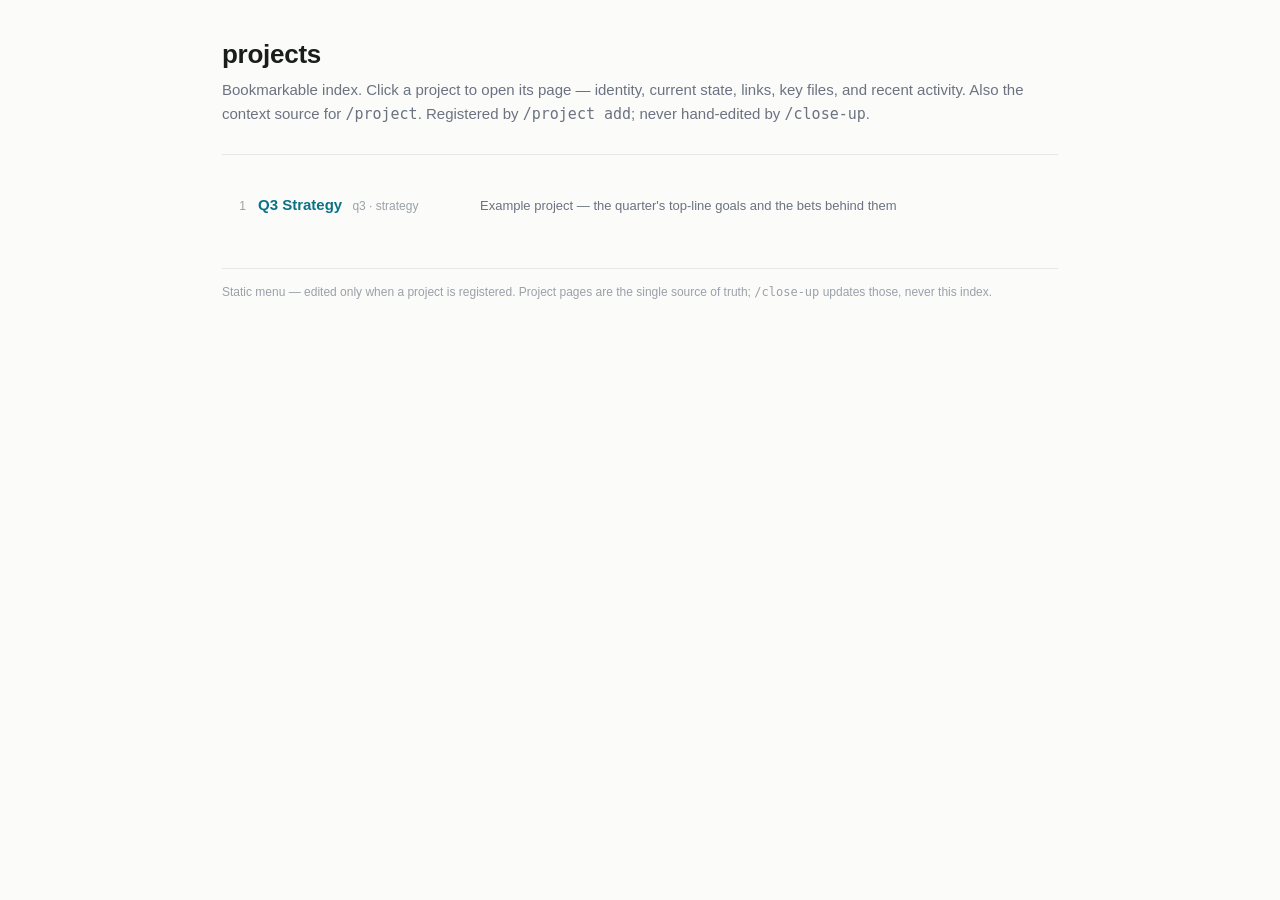
<file: projects/index.html>
<!doctype html>
<html lang="en">
<head>
<meta charset="utf-8">
<meta name="viewport" content="width=device-width, initial-scale=1">
<title>projects · index</title>
<link rel="stylesheet" href="_style.css">
</head>
<body>
<main class="wrap">

<header class="head">
  <h1>projects</h1>
  <p class="tag">Bookmarkable index. Click a project to open its page — identity, current state, links, key files, and recent activity. Also the context source for <span class="mono">/project</span>. Registered by <span class="mono">/project add</span>; never hand-edited by <span class="mono">/close-up</span>.</p>
</header>

<section>
  <ul class="plist">
    <!-- One <li> per project. /project add appends here. The example below ships with
         the seed to show the shape — replace it with your real projects. -->
    <li>
      <span class="id">1</span>
      <span class="nm"><a href="example-q3-strategy.html">Q3 Strategy</a> <span class="al">q3 · strategy</span></span>
      <span class="ds">Example project — the quarter's top-line goals and the bets behind them</span>
    </li>
  </ul>
</section>

<p class="foot">Static menu — edited only when a project is registered. Project pages are the single source of truth; <span class="mono">/close-up</span> updates those, never this index.</p>

</main>
</body>
</html>
</file>
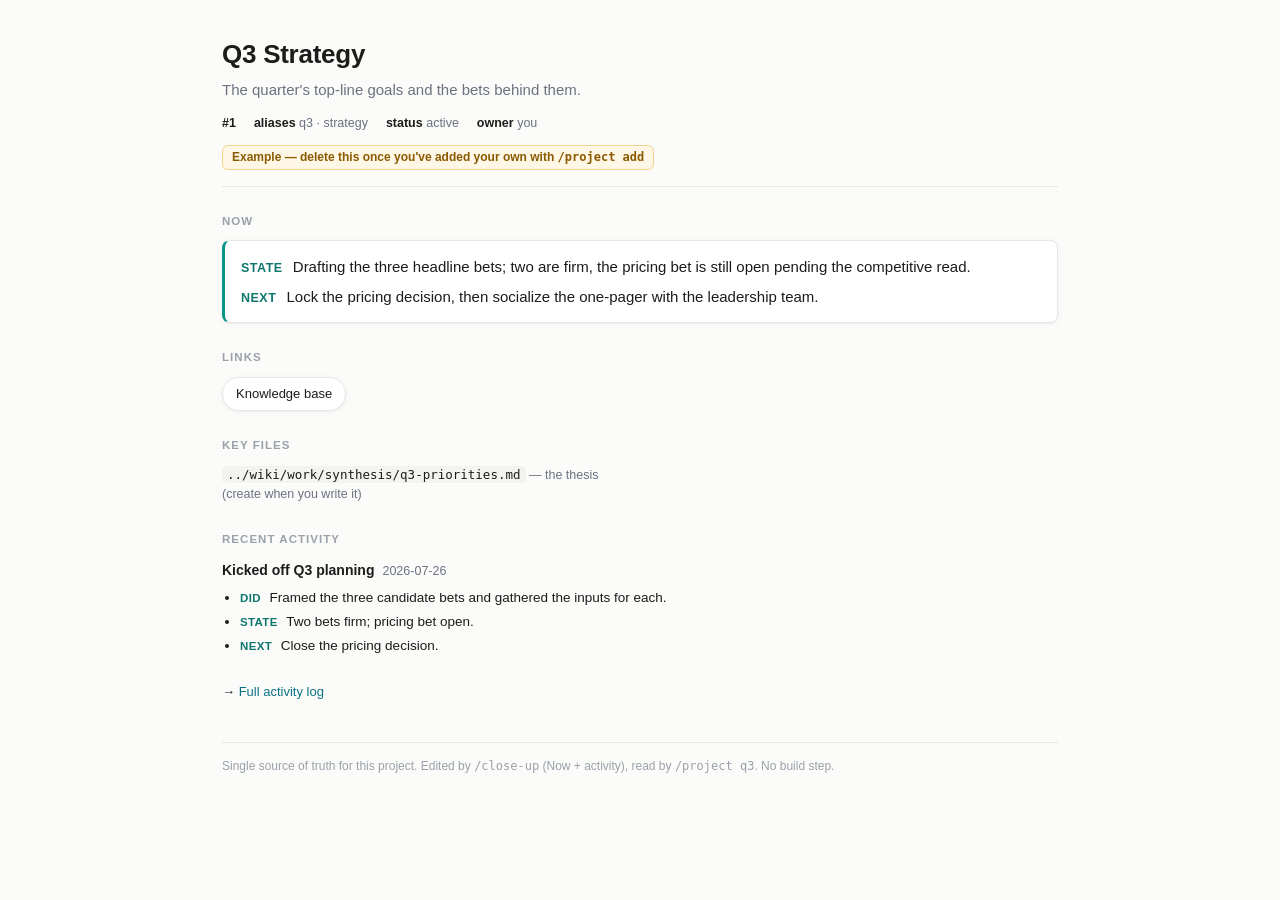
<file: projects/example-q3-strategy.html>
<!doctype html>
<!-- EXAMPLE / TUTORIAL — a non-code project, to show the template flexes for any
     domain. It ships with the seed so your dashboard isn't empty. Delete it once
     you've added your own project with `/project add`; nothing depends on it. -->
<html lang="en">
<head>
<meta charset="utf-8">
<meta name="viewport" content="width=device-width, initial-scale=1">
<title>Q3 Strategy · project</title>
<link rel="stylesheet" href="_style.css">
</head>
<body>
<main class="wrap">

<header class="head">
  <h1>Q3 Strategy</h1>
  <p class="tag">The quarter's top-line goals and the bets behind them.</p>
  <div class="meta">
    <span><b>#1</b></span>
    <span><b>aliases</b> q3 · strategy</span>
    <span><b>status</b> active</span>
    <span><b>owner</b> you</span>
  </div>
  <span class="badge">Example — delete this once you've added your own with <span class="mono">/project add</span></span>
</header>

<section class="now-sec">
  <h2 class="sec">Now</h2>
  <!-- now:start -->
  <div class="now">
    <p><span class="k">State</span> Drafting the three headline bets; two are firm, the pricing bet is still open pending the competitive read.</p>
    <p><span class="k">Next</span> Lock the pricing decision, then socialize the one-pager with the leadership team.</p>
  </div>
  <!-- now:end -->
</section>

<section>
  <h2 class="sec">Links</h2>
  <div class="links">
    <a href="../wiki/index.md">Knowledge base</a>
    <!-- links:end -->
  </div>
</section>

<section>
  <h2 class="sec">Key files</h2>
  <ul class="keyfiles">
    <li><code>../wiki/work/synthesis/q3-priorities.md</code> <span class="note">— the thesis (create when you write it)</span></li>
  </ul>
</section>

<section>
  <h2 class="sec">Recent activity</h2>
  <!-- activity:top -->
  <article class="act">
    <h3>Kicked off Q3 planning<span class="date">2026-07-26</span></h3>
    <ul>
      <li><span class="k">Did</span> Framed the three candidate bets and gathered the inputs for each.</li>
      <li><span class="k">State</span> Two bets firm; pricing bet open.</li>
      <li><span class="k">Next</span> Close the pricing decision.</li>
    </ul>
  </article>
  <!-- prime:stop -->
  <p class="archive-link">→ <a href="_activity/example-q3-strategy.html">Full activity log</a></p>
</section>

<p class="foot">Single source of truth for this project. Edited by <span class="mono">/close-up</span> (Now + activity), read by <span class="mono">/project q3</span>. No build step.</p>

</main>
</body>
</html>
</file>
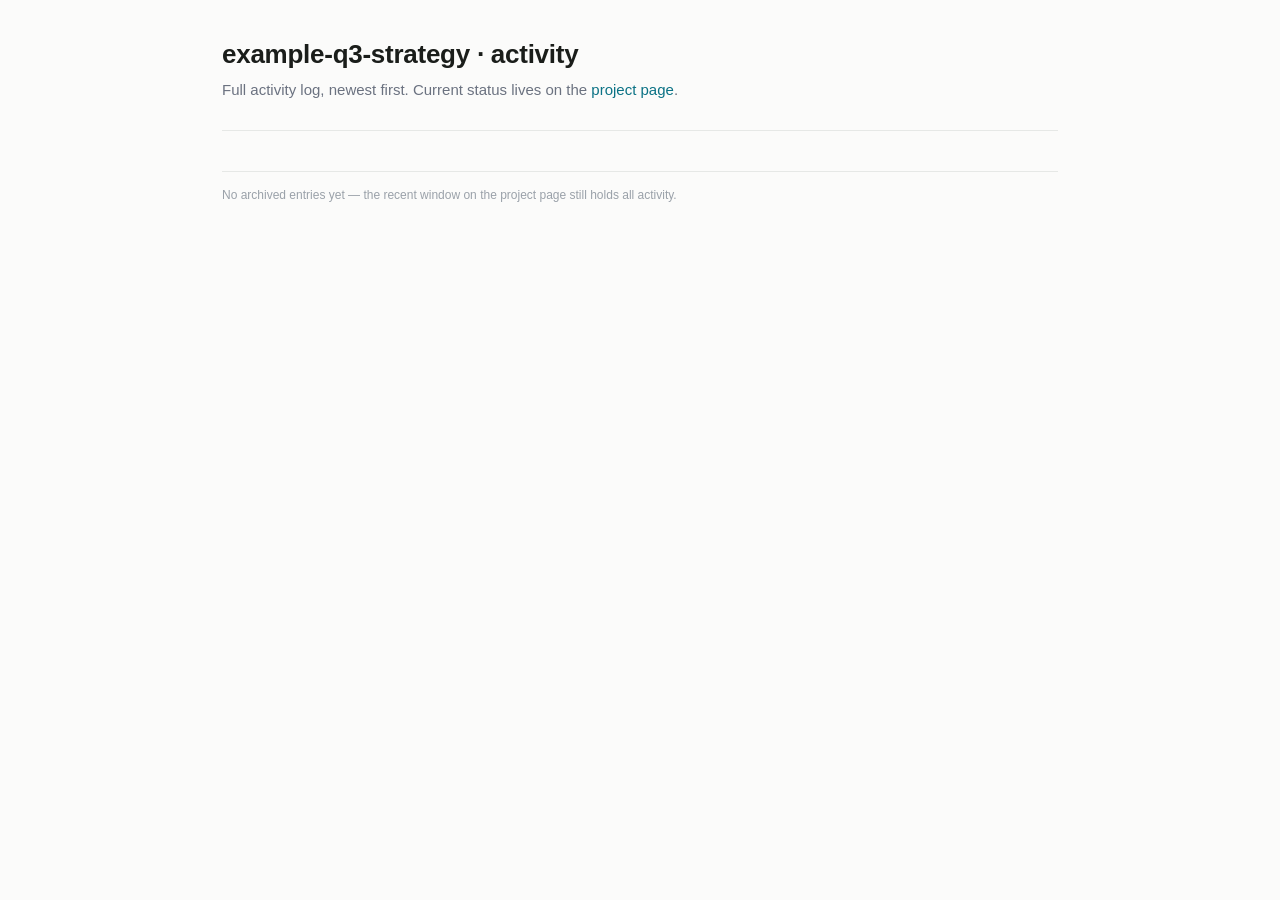
<file: projects/_activity/example-q3-strategy.html>
<!doctype html>
<html lang="en">
<head>
<meta charset="utf-8">
<meta name="viewport" content="width=device-width, initial-scale=1">
<title>example-q3-strategy · activity log</title>
<link rel="stylesheet" href="../_style.css">
</head>
<body>
<main class="wrap">

<header class="head">
  <h1>example-q3-strategy · activity</h1>
  <p class="tag">Full activity log, newest first. Current status lives on the <a href="../example-q3-strategy.html">project page</a>.</p>
</header>

<section>
  <!-- archive:top -->
  <!-- /close-up prepends here the entry it rolls off the project page's recent window -->
  <p class="foot">No archived entries yet — the recent window on the project page still holds all activity.</p>
</section>

</main>
</body>
</html>
</file>
<file: projects/_style.css>
/* Shared style for project pages + index. Single source of truth for look.
   No JS. Light + dark via prefers-color-scheme. Opened over file://.
   Customize the palette here (see the `dashboard` skill) — one edit reskins all. */

:root {
  --bg: #fbfbfa;
  --panel: #ffffff;
  --ink: #1a1d1a;
  --muted: #6b7280;
  --faint: #9aa1a9;
  --line: #e6e8e6;
  --accent: #0d9488;        /* teal — neutral default; change to taste */
  --accent-ink: #0f766e;
  --warn-bg: #fff7e6;
  --warn-ink: #8a5a00;
  --warn-line: #f0d48a;
  --code-bg: #f3f4f2;
  --link: #0b7285;
  --p1bg: #fdecec; --p1ink: #b42318;
  --p2bg: #eef3ff; --p2ink: #1d4ed8;
  --shadow: 0 1px 2px rgba(0,0,0,.04), 0 1px 8px rgba(0,0,0,.04);
}
@media (prefers-color-scheme: dark) {
  :root {
    --bg: #14171a;
    --panel: #1b1f23;
    --ink: #e7eaed;
    --muted: #9aa4ae;
    --faint: #6b7580;
    --line: #2a2f35;
    --accent: #2dd4bf;
    --accent-ink: #5eead4;
    --warn-bg: #2a230f;
    --warn-ink: #e7c069;
    --warn-line: #4d3f16;
    --code-bg: #23282d;
    --link: #5cc6dc;
    --p1bg: #3a1e1e; --p1ink: #f2a6a0;
    --p2bg: #1e2740; --p2ink: #9db8ff;
    --shadow: none;
  }
}

* { box-sizing: border-box; }
html { -webkit-text-size-adjust: 100%; }
body {
  margin: 0; background: var(--bg); color: var(--ink);
  font: 15px/1.55 -apple-system, BlinkMacSystemFont, "Segoe UI", Roboto, Helvetica, Arial, sans-serif;
}
.wrap { max-width: 880px; margin: 0 auto; padding: 34px 22px 80px; }
a { color: var(--link); text-decoration: none; }
a:hover { text-decoration: underline; }
code, pre, .mono { font-family: ui-monospace, SFMono-Regular, "SF Mono", Menlo, Consolas, monospace; }

/* header / identity */
.head { border-bottom: 1px solid var(--line); padding-bottom: 16px; margin-bottom: 22px; }
.head h1 { margin: 0 0 4px; font-size: 26px; letter-spacing: -.01em; }
.tag { color: var(--muted); font-size: 15px; margin: 0 0 12px; }
.meta { display: flex; flex-wrap: wrap; gap: 6px 18px; font-size: 12.5px; color: var(--muted); }
.meta b { color: var(--ink); font-weight: 600; }
.meta .mono { color: var(--ink); }
.badge {
  display: inline-block; background: var(--warn-bg); color: var(--warn-ink);
  border: 1px solid var(--warn-line); border-radius: 6px;
  padding: 2px 9px; font-size: 12px; font-weight: 600; margin-top: 12px;
}

/* section scaffolding */
section { margin: 26px 0; }
h2.sec {
  font-size: 11.5px; text-transform: uppercase; letter-spacing: .09em;
  color: var(--faint); font-weight: 700; margin: 0 0 10px;
}

/* NOW callout */
.now {
  background: var(--panel); border: 1px solid var(--line);
  border-left: 3px solid var(--accent); border-radius: 8px;
  padding: 14px 16px; box-shadow: var(--shadow); margin: 0;
}
.now p { margin: 0 0 6px; }
.now p:last-child { margin: 0; }
.now .k { color: var(--accent-ink); font-weight: 700; font-size: 12.5px;
  text-transform: uppercase; letter-spacing: .04em; margin-right: 6px; }

/* links = pills */
.links { display: flex; flex-wrap: wrap; gap: 8px; }
.links a {
  display: inline-flex; align-items: center; gap: 6px;
  background: var(--panel); border: 1px solid var(--line); border-radius: 999px;
  padding: 6px 13px; font-size: 13px; color: var(--ink); box-shadow: var(--shadow);
}
.links a:hover { border-color: var(--accent); text-decoration: none; }
.links a .ext { color: var(--faint); font-size: 11px; }

/* run blocks */
.run .r { margin: 0 0 10px; }
.run .r:last-child { margin: 0; }
.run .lbl { font-size: 12.5px; color: var(--muted); margin: 0 0 3px; }
.run .lbl b { color: var(--ink); }
.run pre {
  margin: 0; background: var(--code-bg); border: 1px solid var(--line);
  border-radius: 6px; padding: 8px 11px; font-size: 12.5px; overflow-x: auto;
}

/* key files */
.keyfiles { list-style: none; margin: 0; padding: 0; columns: 2; column-gap: 26px; }
.keyfiles li { font-size: 12.5px; margin: 0 0 5px; break-inside: avoid; }
.keyfiles code { background: var(--code-bg); border-radius: 4px; padding: 1px 5px; }
.keyfiles .note { color: var(--muted); }

/* conventions / must-know guardrails */
.conv { list-style: none; margin: 0; padding: 0; }
.conv li { font-size: 12.5px; margin: 0 0 6px; padding-left: 15px; position: relative; color: var(--ink); }
.conv li::before { content: "▸"; position: absolute; left: 0; top: 0; color: var(--accent); font-size: 11px; }
.conv li b { font-weight: 600; }
.conv code, .conv .mono { background: var(--code-bg); border-radius: 4px; padding: 1px 5px; }

/* activity */
.act { border-top: 1px solid var(--line); padding: 13px 0 4px; }
.act:first-of-type { border-top: none; padding-top: 2px; }
.act h3 { margin: 0 0 6px; font-size: 14px; font-weight: 600; }
.act h3 .date { color: var(--muted); font-weight: 500; font-size: 12.5px; margin-left: 8px; }
.act ul { margin: 0; padding-left: 18px; }
.act li { margin: 0 0 3px; font-size: 13.5px; }
.act li .k { font-weight: 700; color: var(--accent-ink); font-size: 11.5px;
  text-transform: uppercase; letter-spacing: .03em; margin-right: 5px; }

.archive-link { margin-top: 18px; font-size: 13px; }
.foot { margin-top: 40px; padding-top: 14px; border-top: 1px solid var(--line);
  color: var(--faint); font-size: 12px; }

/* index page */
.plist { list-style: none; margin: 0; padding: 0; }
.plist li { border-top: 1px solid var(--line); padding: 12px 2px; display: flex;
  align-items: baseline; gap: 12px; }
.plist li:first-child { border-top: none; }
.plist .id { color: var(--faint); font-size: 12px; width: 22px; text-align: right; flex: none; }
.plist .nm { font-weight: 600; font-size: 15px; min-width: 210px; }
.plist .nm .al { color: var(--faint); font-weight: 400; font-size: 12px; margin-left: 6px; }
.plist .ds { color: var(--muted); font-size: 13px; }
</file>
